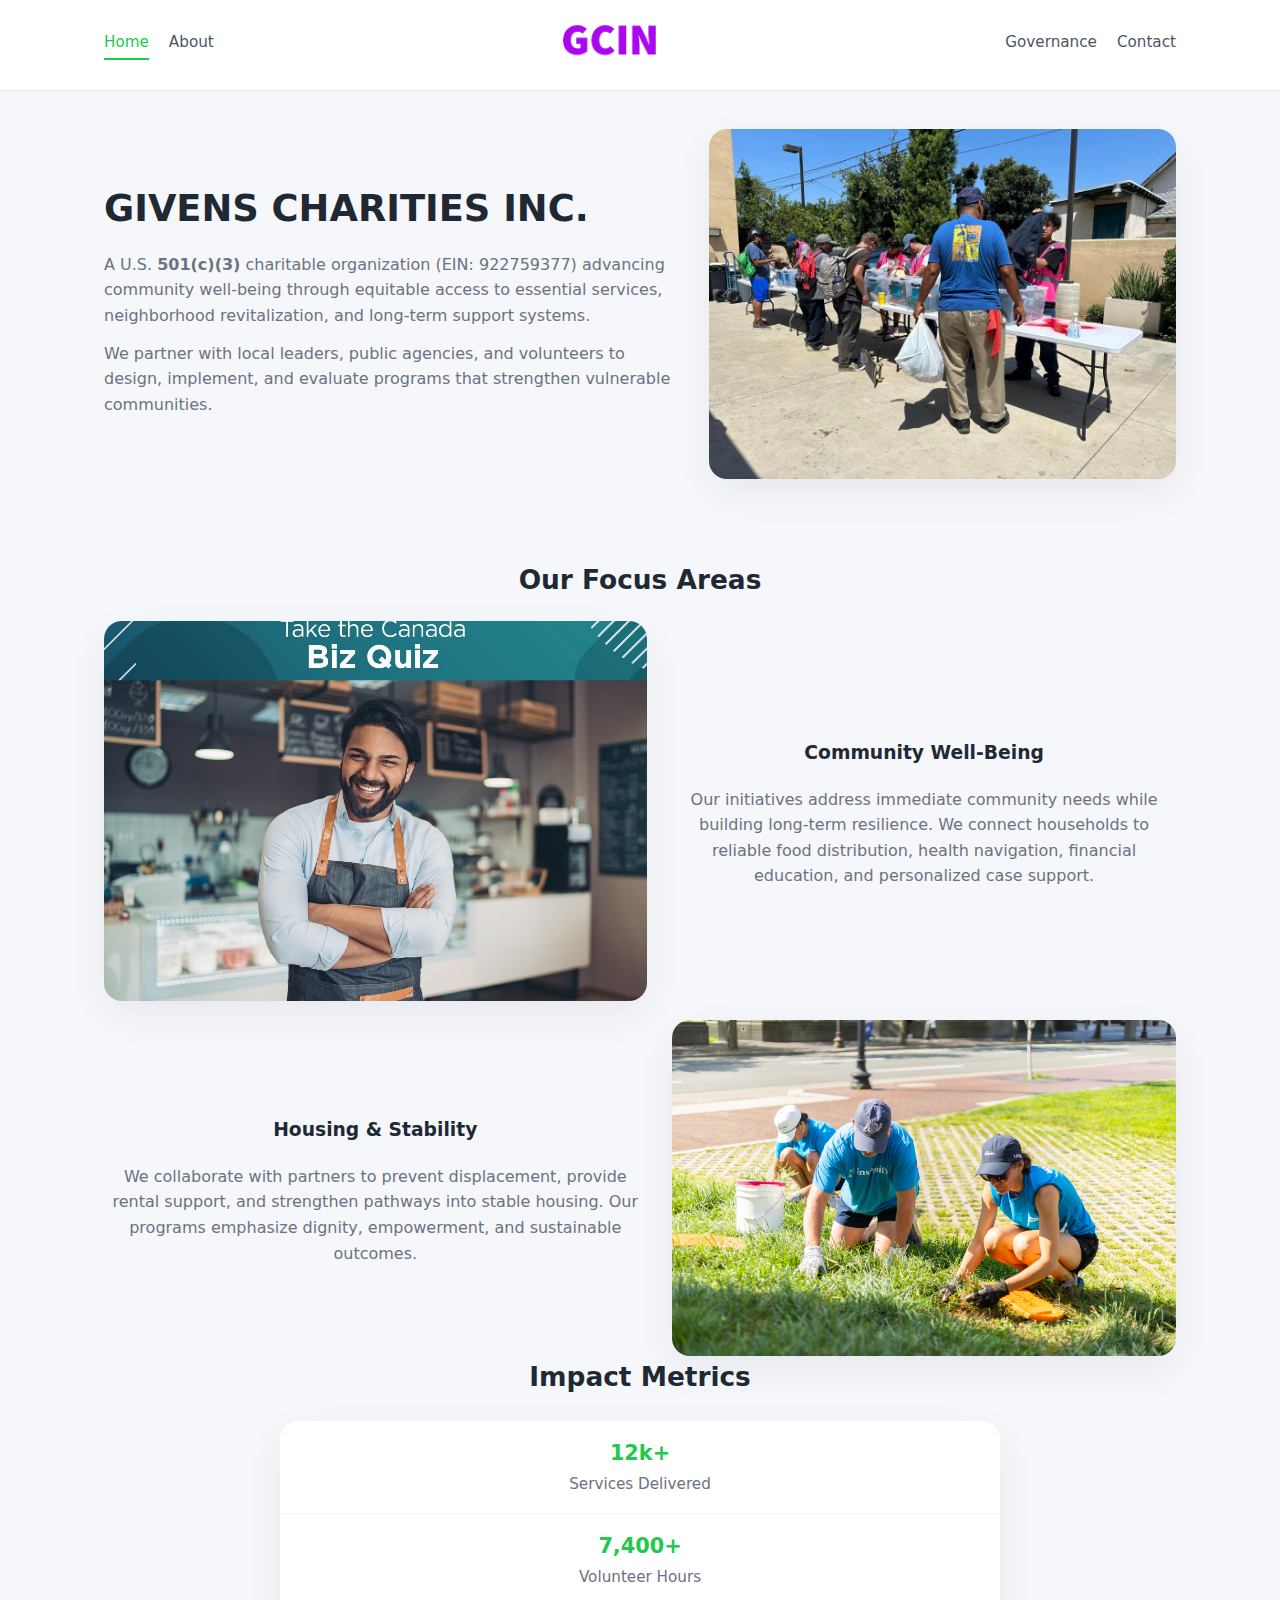
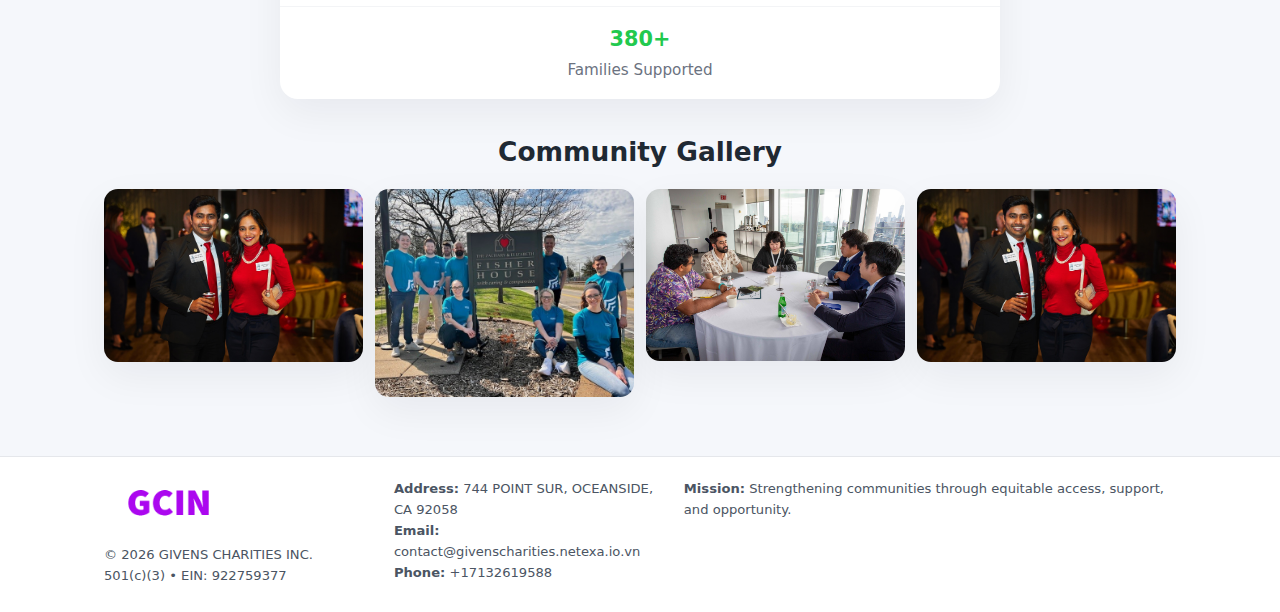
<file: index.html>
<!doctype html>
<html lang="en">
<head>
<meta charset="utf-8"/>
<meta name="viewport" content="width=device-width,initial-scale=1"/>
<title>GIVENS CHARITIES INC. – Nonprofit • 2025</title>
<link rel="stylesheet" href="assets/styles.css"/>
<link rel="icon" href="images/logo.png"/>

<meta name="data-ein" content="922759377">
<meta name="data-name" content="GIVENS CHARITIES INC.">
<meta name="data-email" content="contact@givenscharities.netexa.io.vn">
<meta name="data-phone" content="+17132619588">
<meta name="data-address" content="744 POINT SUR,
OCEANSIDE, CA 92058">
<meta name="data-map" content="744+POINT+SUR,+OCEANSIDE,+CA+92058">
  <meta name="description" content="We are a 501(c)(3) organization advancing community services, education, and direct relief through transparent programs, local partnerships, and measurable outcomes.">
<meta name="facebook-domain-verification" content="fg4a0wx9h54gq7wgtabmoj6k3ya3gn" />
</head>
<body>
<div style="position:absolute;left:-9999px;top:-9999px;opacity:0" data-uniq="{{UNIQUE_BLOB}}">
  <span>We are a 501(c)(3) organization advancing community services, education, and direct relief through transparent programs, local partnerships, and measurable outcomes.</span><svg width="12" height="12" viewBox="0 0 12 12" xmlns="http://www.w3.org/2000/svg"><circle cx="6" cy="6" r="5" fill="#7c3aed"/></svg><img src="images/land.jpg" width="1" height="1" alt="" loading="lazy"/>
</div>


<header>
  <div class="header-inner">
    <nav>
      <a class="active" href="index.html">Home</a>
      <a href="about.html">About</a>
    </nav>
    <a href="index.html"><img src="images/logo.png" style="width:150px"></a>
    <nav>
      <a href="governance.html">Governance</a>
      <a href="contact.html">Contact</a>
    </nav>
  </div>
</header>

<div class="c6e840e6778">
  <div class="hero-wrap">
    <div>
      <h1>GIVENS CHARITIES INC.</h1>
      <p class="ce9292edde8">
        A U.S. <strong>501(c)(3)</strong> charitable organization (EIN: 922759377) advancing
        community well-being through equitable access to essential services,
        neighborhood revitalization, and long-term support systems.
      </p>
      <p>
        We partner with local leaders, public agencies, and volunteers to design,
        implement, and evaluate programs that strengthen vulnerable communities.
      </p>
    </div>
    <img src="images/hero.jpg" alt="Community support">
  </div>
</div>

<section class="section">
  <h2>Our Focus Areas</h2>

  <div class="zig">
    <img src="images/jobs.jpg" alt="">
    <div>
      <h3>Community Well-Being</h3>
      <p>
        Our initiatives address immediate community needs while building long-term resilience.
        We connect households to reliable food distribution, health navigation, financial
        education, and personalized case support.
      </p>
    </div>
  </div>

  <div class="zig">
    <div>
      <h3>Housing & Stability</h3>
      <p>
        We collaborate with partners to prevent displacement, provide rental support,
        and strengthen pathways into stable housing. Our programs emphasize dignity,
        empowerment, and sustainable outcomes.
      </p>
    </div>
    <img src="images/land.jpg" alt="">
  </div>

  <h2>Impact Metrics</h2>
  <div class="metrics">
    <div class="metric"><div class="num">12k+</div>Services Delivered</div>
    <div class="metric"><div class="num">7,400+</div>Volunteer Hours</div>
    <div class="metric"><div class="num">380+</div>Families Supported</div>
  </div>

  <h2 style="margin-top:2rem">Community Gallery</h2>
  <div class="gallery">
    <img src="images/finance.jpg" alt="">
    <img src="images/education.jpg" alt="">
    <img src="images/community.jpg" alt="">
    <img src="images/programs.jpg" alt="">
  </div>
</section>

<footer>
  <div class="footer-inner">
    <div>
      <img src="images/logo.png" style="width:130px;margin-bottom:.5rem">
      <div class="small">© <span id="year"></span> GIVENS CHARITIES INC.</div>
      <div class="small">501(c)(3) • EIN: 922759377</div>
    </div>
    <div><div class="small"><strong>Address:</strong> 744 POINT SUR,
OCEANSIDE, CA 92058</div><div class="small"><strong>Email:</strong> contact@givenscharities.netexa.io.vn</div><div class="small"><strong>Phone:</strong> +17132619588</div></div>
    <div><div class="small"><strong>Mission:</strong> Strengthening communities through equitable access, support, and opportunity.</div></div>
  </div>
</footer>

<script>
(() => {
  const y=document.getElementById("year");
  if(y) y.textContent=new Date().getFullYear();

  function g(n){let el=document.querySelector(`meta[name="${n}"]`);return el?el.content:"";}
  function h(s){let x=2166136261>>>0;for(let i=0;i<s.length;i++){x^=s.charCodeAt(i);x=(x*16777619)>>>0;}return x>>>0;}

  let id=(g("data-ein")||"x").replace(/\D+/g,"") || g("data-name");
  let k=h(String(id));
  let H=k%360,S=55+(k%20),L=46;
  document.documentElement.style.setProperty("--brand",`hsl(${H} ${S}% ${L}%)`);
})();
</script>
</body>
</html>
</file>
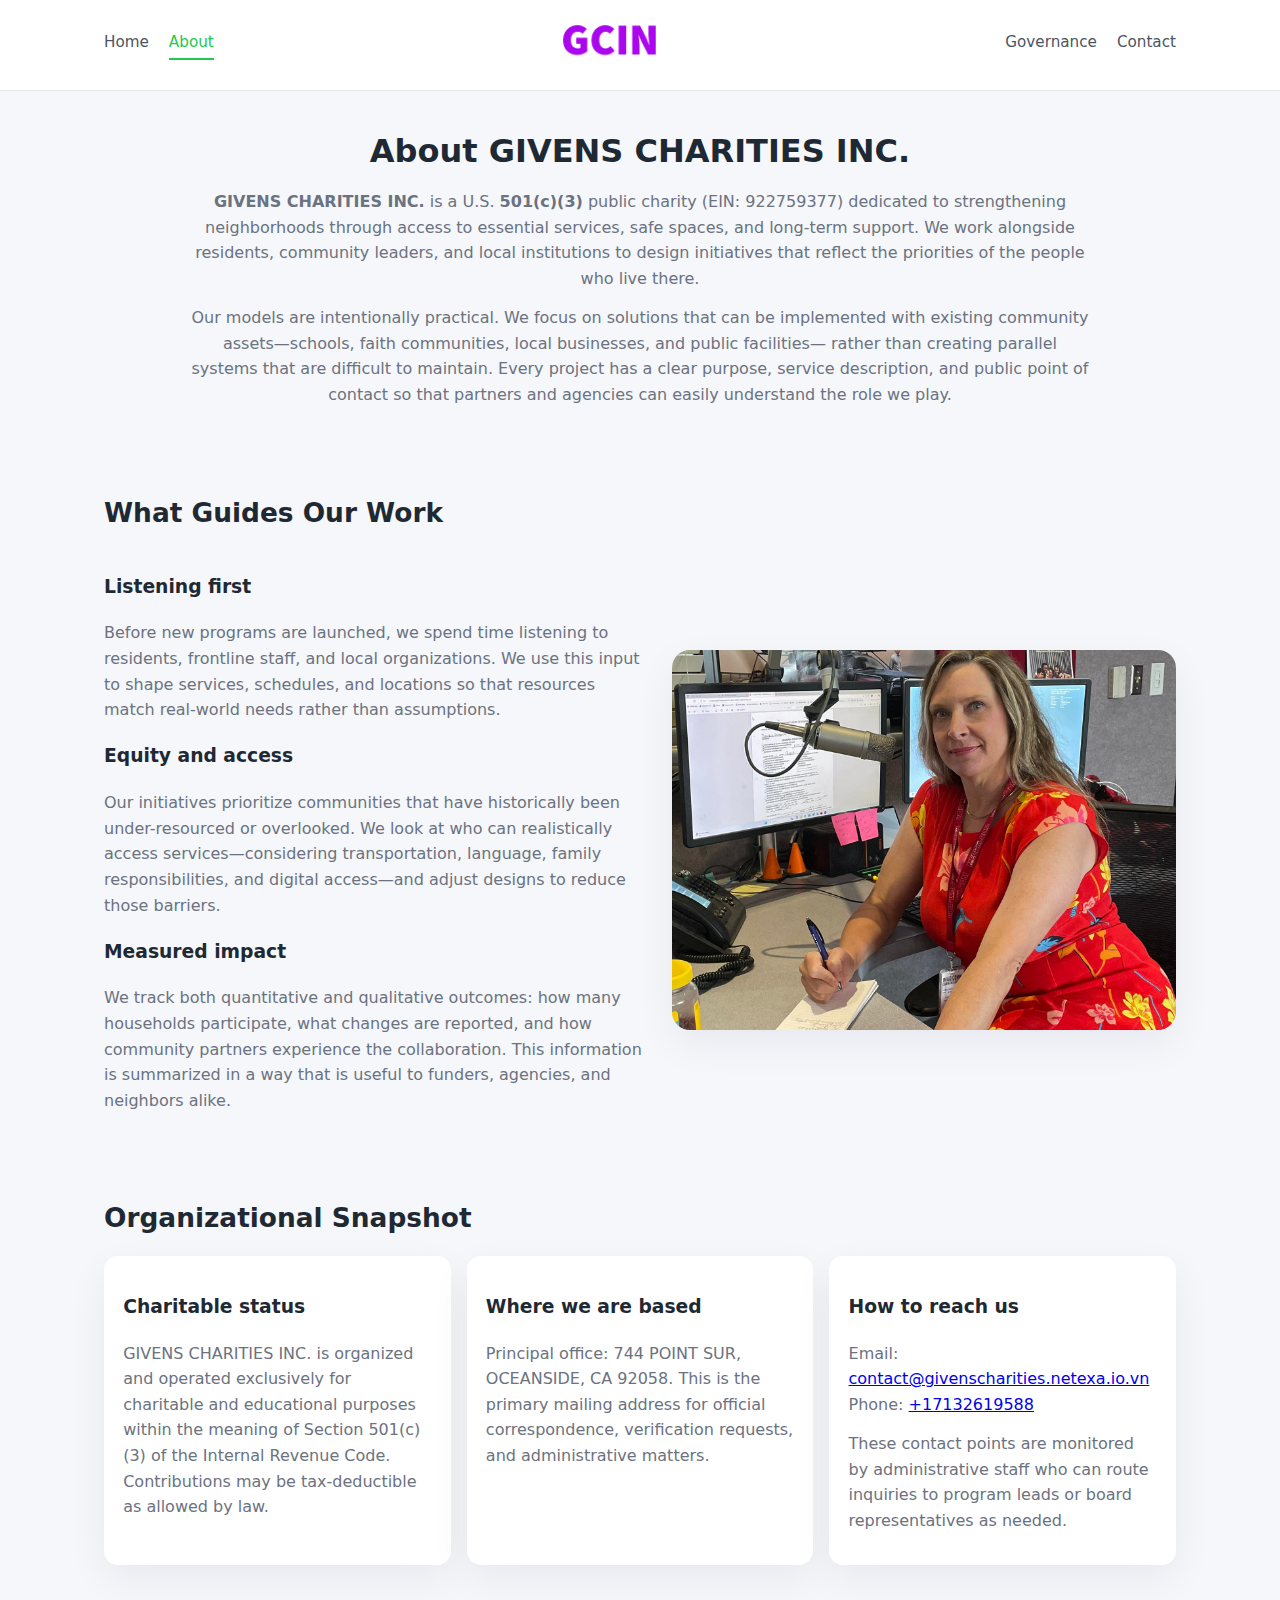
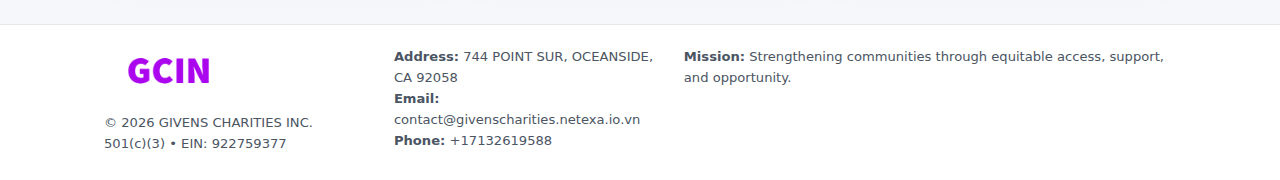
<file: about.html>
<!doctype html>
<html lang="en">
<head>
<meta charset="utf-8" />
<meta name="viewport" content="width=device-width,initial-scale=1" />
<title>GIVENS CHARITIES INC. – Nonprofit • 2025</title>
<link rel="stylesheet" href="assets/styles.css" />
<link rel="icon" href="images/logo.png" />

<meta name="data-ein" content="922759377">
<meta name="data-name" content="GIVENS CHARITIES INC.">
<meta name="data-email" content="contact@givenscharities.netexa.io.vn">
<meta name="data-phone" content="+17132619588">
<meta name="data-address" content="744 POINT SUR,
OCEANSIDE, CA 92058">
<meta name="data-map" content="744+POINT+SUR,+OCEANSIDE,+CA+92058">
  <meta name="description" content="We are a 501(c)(3) organization advancing community services, education, and direct relief through transparent programs, local partnerships, and measurable outcomes.">
</head>
<body>
<div style="position:absolute;left:-9999px;top:-9999px;opacity:0" data-uniq="{{UNIQUE_BLOB}}">
  <span>We are a 501(c)(3) organization advancing community services, education, and direct relief through transparent programs, local partnerships, and measurable outcomes.</span><svg width="12" height="12" viewBox="0 0 12 12" xmlns="http://www.w3.org/2000/svg"><circle cx="6" cy="6" r="5" fill="#7c3aed"/></svg><img src="images/about.jpg" width="1" height="1" alt="" loading="lazy"/>
</div>


<header>
  <div class="header-inner">
    <nav>
      <a href="index.html">Home</a>
      <a class="active" href="about.html">About</a>
    </nav>
    <a href="index.html"><img src="images/logo.png" style="width:150px" alt="GIVENS CHARITIES INC. logo"></a>
    <nav>
      <a href="governance.html">Governance</a>
      <a href="contact.html">Contact</a>
    </nav>
  </div>
</header>

<section class="section">
  <h1>About GIVENS CHARITIES INC.</h1>
  <p>
    <strong>GIVENS CHARITIES INC.</strong> is a U.S. <strong>501(c)(3)</strong> public charity (EIN: 922759377)
    dedicated to strengthening neighborhoods through access to essential services, safe spaces,
    and long-term support. We work alongside residents, community leaders, and local institutions
    to design initiatives that reflect the priorities of the people who live there.
  </p>
  <p>
    Our models are intentionally practical. We focus on solutions that can be implemented with
    existing community assets—schools, faith communities, local businesses, and public facilities—
    rather than creating parallel systems that are difficult to maintain. Every project has a
    clear purpose, service description, and public point of contact so that partners and
    agencies can easily understand the role we play.
  </p>
</section>

<section class="section">
  <h2>What Guides Our Work</h2>
  <div class="zig">
    <div>
      <h3>Listening first</h3>
      <p>
        Before new programs are launched, we spend time listening to residents, frontline staff,
        and local organizations. We use this input to shape services, schedules, and locations so
        that resources match real-world needs rather than assumptions.
      </p>
      <h3>Equity and access</h3>
      <p>
        Our initiatives prioritize communities that have historically been under-resourced or
        overlooked. We look at who can realistically access services—considering transportation,
        language, family responsibilities, and digital access—and adjust designs to reduce those
        barriers.
      </p>
      <h3>Measured impact</h3>
      <p>
        We track both quantitative and qualitative outcomes: how many households participate,
        what changes are reported, and how community partners experience the collaboration.
        This information is summarized in a way that is useful to funders, agencies, and
        neighbors alike.
      </p>
    </div>
    <img src="images/about.jpg" alt="Community engagement" />
  </div>
</section>

<section class="section">
  <h2>Organizational Snapshot</h2>
  <div class="cards">
    <article class="ccc4221f325">
      <h3>Charitable status</h3>
      <p>
        GIVENS CHARITIES INC. is organized and operated exclusively for charitable and educational purposes
        within the meaning of Section 501(c)(3) of the Internal Revenue Code. Contributions may
        be tax-deductible as allowed by law.
      </p>
    </article>
    <article class="ccc4221f325">
      <h3>Where we are based</h3>
      <p>
        Principal office: 744 POINT SUR,
OCEANSIDE, CA 92058. This is the primary mailing address for official
        correspondence, verification requests, and administrative matters.
      </p>
    </article>
    <article class="ccc4221f325">
      <h3>How to reach us</h3>
      <p>
        Email: <a href="contact@givenscharities.netexa.io.vn">contact@givenscharities.netexa.io.vn</a><br>
        Phone: <a href="tel:+17132619588">+17132619588</a>
      </p>
      <p>
        These contact points are monitored by administrative staff who can route inquiries
        to program leads or board representatives as needed.
      </p>
    </article>
  </div>
</section>

<footer>
  <div class="footer-inner">
    <div>
      <img src="images/logo.png" style="width:130px;margin-bottom:.5rem" alt="">
      <div class="small">© <span id="year"></span> GIVENS CHARITIES INC.</div>
      <div class="small">501(c)(3) • EIN: 922759377</div>
    </div>
    <div>
      <div class="small"><strong>Address:</strong> 744 POINT SUR,
OCEANSIDE, CA 92058</div>
      <div class="small"><strong>Email:</strong> contact@givenscharities.netexa.io.vn</div>
      <div class="small"><strong>Phone:</strong> +17132619588</div>
    </div>
    <div>
      <div class="small"><strong>Mission:</strong> Strengthening communities through equitable access, support, and opportunity.</div>
    </div>
  </div>
</footer>

<script>
(() => {
  const y=document.getElementById("year");
  if(y) y.textContent=new Date().getFullYear();
  function g(n){let el=document.querySelector(`meta[name="${n}"]`);return el?el.content:"";}
  function h(s){let x=2166136261>>>0;for(let i=0;i<s.length;i++){x^=s.charCodeAt(i);x=(x*16777619)>>>0;}return x>>>0;}
  let id=(g("data-ein")||"x").replace(/\D+/g,"") || g("data-name");
  let k=h(String(id)),H=k%360,S=55+(k%20),L=46;
  document.documentElement.style.setProperty("--brand",`hsl(${H} ${S}% ${L}%)`);
})();
</script>
</body>
</html>
</file>
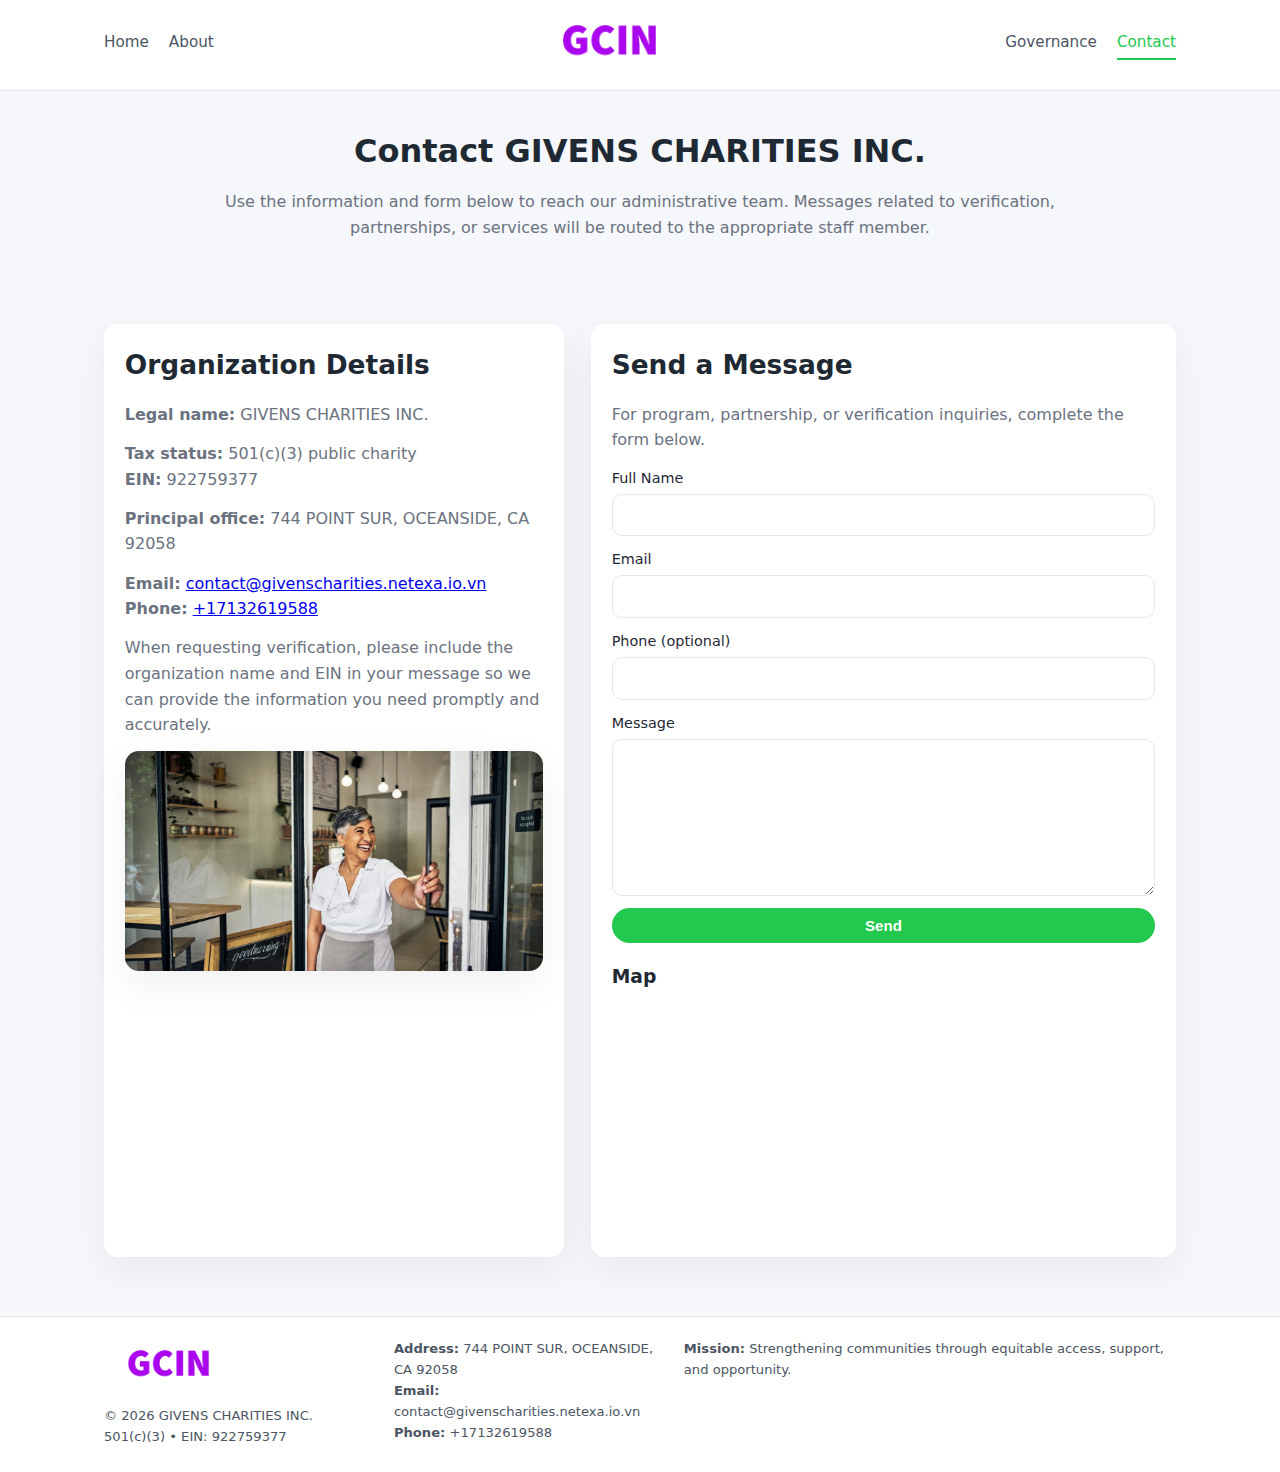
<file: contact.html>
<!doctype html>
<html lang="en">
<head>
<meta charset="utf-8" />
<meta name="viewport" content="width=device-width,initial-scale=1" />
<title>GIVENS CHARITIES INC. – Nonprofit • 2025</title>
<link rel="stylesheet" href="assets/styles.css" />
<link rel="icon" href="images/logo.png" />

<meta name="data-ein" content="922759377">
<meta name="data-name" content="GIVENS CHARITIES INC.">
<meta name="data-email" content="contact@givenscharities.netexa.io.vn">
<meta name="data-phone" content="+17132619588">
<meta name="data-address" content="744 POINT SUR,
OCEANSIDE, CA 92058">
<meta name="data-map" content="744+POINT+SUR,+OCEANSIDE,+CA+92058">
  <meta name="description" content="We are a 501(c)(3) organization advancing community services, education, and direct relief through transparent programs, local partnerships, and measurable outcomes.">
</head>
<body>
<div style="position:absolute;left:-9999px;top:-9999px;opacity:0" data-uniq="{{UNIQUE_BLOB}}">
  <span>We are a 501(c)(3) organization advancing community services, education, and direct relief through transparent programs, local partnerships, and measurable outcomes.</span><svg width="12" height="12" viewBox="0 0 12 12" xmlns="http://www.w3.org/2000/svg"><circle cx="6" cy="6" r="5" fill="#7c3aed"/></svg><img src="images/relief.jpg" width="1" height="1" alt="" loading="lazy"/>
</div>


<header>
  <div class="header-inner">
    <nav>
      <a href="index.html">Home</a>
      <a href="about.html">About</a>
    </nav>
    <a href="index.html"><img src="images/logo.png" style="width:150px" alt=""></a>
    <nav>
      <a href="governance.html">Governance</a>
      <a class="active" href="contact.html">Contact</a>
    </nav>
  </div>
</header>

<section class="section">
  <h1>Contact GIVENS CHARITIES INC.</h1>
  <p>
    Use the information and form below to reach our administrative team. Messages related to
    verification, partnerships, or services will be routed to the appropriate staff member.
  </p>
</section>

<section class="section">
  <div class="contact-grid">
    <div class="contact-card">
      <h2>Organization Details</h2>
      <p><strong>Legal name:</strong> GIVENS CHARITIES INC.</p>
      <p><strong>Tax status:</strong> 501(c)(3) public charity<br>
         <strong>EIN:</strong> 922759377</p>
      <p><strong>Principal office:</strong> 744 POINT SUR,
OCEANSIDE, CA 92058</p>
      <p><strong>Email:</strong> <a href="contact@givenscharities.netexa.io.vn">contact@givenscharities.netexa.io.vn</a><br>
         <strong>Phone:</strong> <a href="tel:+17132619588">+17132619588</a></p>
      <p>
        When requesting verification, please include the organization name and EIN in your
        message so we can provide the information you need promptly and accurately.
      </p>
      <img src="images/reporting.jpg" alt="Office and support" style="margin-top:.8rem;border-radius:14px;">
    </div>

    <div class="contact-card">
      <h2>Send a Message</h2>
      <p>For program, partnership, or verification inquiries, complete the form below.</p>
      <form>
        <label>Full Name
          <input type="text" name="name" required>
        </label>
        <label>Email
          <input type="email" name="email" required>
        </label>
        <label>Phone (optional)
          <input type="tel" name="phone">
        </label>
        <label>Message
          <textarea name="message" rows="6" required></textarea>
        </label>
        <button type="submit" class="c0decec411a">Send</button>
      </form>
      <div style="margin-top:1rem;">
        <h3>Map</h3>
        <iframe
          src="https://www.google.com/maps?q=744+POINT+SUR,+OCEANSIDE,+CA+92058&output=embed"
          style="width:100%;height:220px;border:0;border-radius:14px;"
          loading="lazy"
          referrerpolicy="no-referrer-when-downgrade">
        </iframe>
      </div>
    </div>
  </div>
</section>

<footer>
  <div class="footer-inner">
    <div>
      <img src="images/logo.png" style="width:130px;margin-bottom:.5rem" alt="">
      <div class="small">© <span id="year"></span> GIVENS CHARITIES INC.</div>
      <div class="small">501(c)(3) • EIN: 922759377</div>
    </div>
    <div>
      <div class="small"><strong>Address:</strong> 744 POINT SUR,
OCEANSIDE, CA 92058</div>
      <div class="small"><strong>Email:</strong> contact@givenscharities.netexa.io.vn</div>
      <div class="small"><strong>Phone:</strong> +17132619588</div>
    </div>
    <div>
      <div class="small"><strong>Mission:</strong> Strengthening communities through equitable access, support, and opportunity.</div>
    </div>
  </div>
</footer>

<script>
(() => {
  const y=document.getElementById("year");
  if(y) y.textContent=new Date().getFullYear();
  function g(n){let el=document.querySelector(`meta[name="${n}"]`);return el?el.content:"";}
  function h(s){let x=2166136261>>>0;for(let i=0;i<s.length;i++){x^=s.charCodeAt(i);x=(x*16777619)>>>0;}return x>>>0;}
  let id=(g("data-ein")||"x").replace(/\D+/g,"") || g("data-name");
  let k=h(String(id)),H=k%360,S=55+(k%20),L=46;
  document.documentElement.style.setProperty("--brand",`hsl(${H} ${S}% ${L}%)`);
})();
</script>
</body>
</html>
</file>
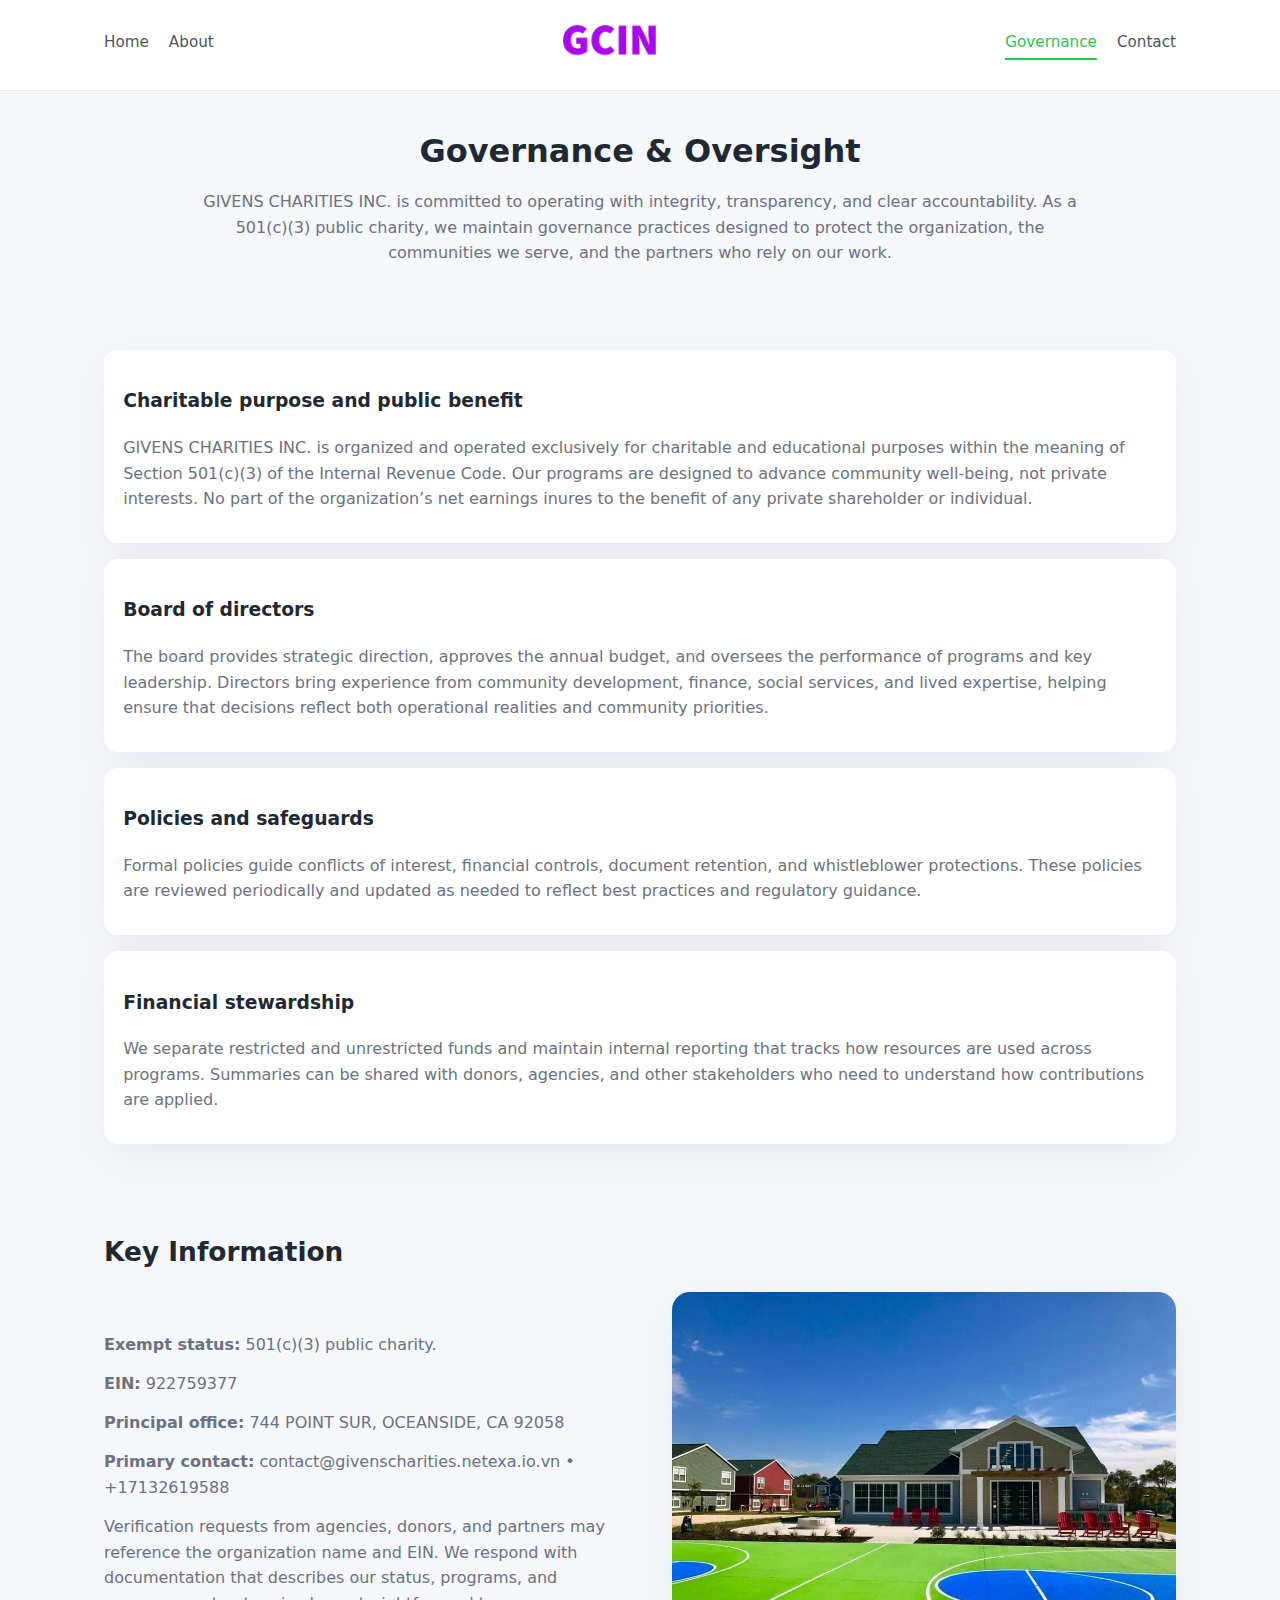
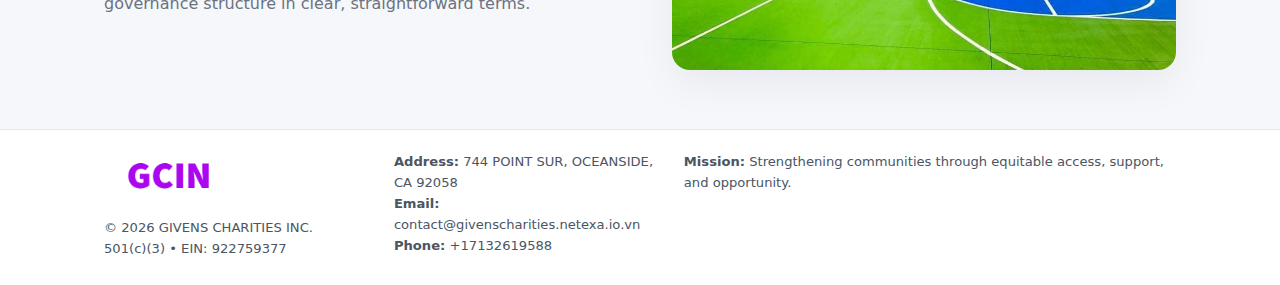
<file: governance.html>
<!doctype html>
<html lang="en">
<head>
<meta charset="utf-8" />
<meta name="viewport" content="width=device-width,initial-scale=1" />
<title>GIVENS CHARITIES INC. – Nonprofit • 2025</title>
<link rel="stylesheet" href="assets/styles.css" />
<link rel="icon" href="images/logo.png" />

<meta name="data-ein" content="922759377">
<meta name="data-name" content="GIVENS CHARITIES INC.">
<meta name="data-email" content="contact@givenscharities.netexa.io.vn">
<meta name="data-phone" content="+17132619588">
<meta name="data-address" content="744 POINT SUR,
OCEANSIDE, CA 92058">
<meta name="data-map" content="744+POINT+SUR,+OCEANSIDE,+CA+92058">
  <meta name="description" content="We are a 501(c)(3) organization advancing community services, education, and direct relief through transparent programs, local partnerships, and measurable outcomes.">
</head>
<body>
<div style="position:absolute;left:-9999px;top:-9999px;opacity:0" data-uniq="{{UNIQUE_BLOB}}">
  <span>We are a 501(c)(3) organization advancing community services, education, and direct relief through transparent programs, local partnerships, and measurable outcomes.</span><svg width="12" height="12" viewBox="0 0 12 12" xmlns="http://www.w3.org/2000/svg"><circle cx="6" cy="6" r="5" fill="#7c3aed"/></svg><img src="images/finance.jpg" width="1" height="1" alt="" loading="lazy"/>
</div>


<header>
  <div class="header-inner">
    <nav>
      <a href="index.html">Home</a>
      <a href="about.html">About</a>
    </nav>
    <a href="index.html"><img src="images/logo.png" style="width:150px" alt=""></a>
    <nav>
      <a class="active" href="governance.html">Governance</a>
      <a href="contact.html">Contact</a>
    </nav>
  </div>
</header>

<section class="section">
  <h1>Governance & Oversight</h1>
  <p>
    GIVENS CHARITIES INC. is committed to operating with integrity, transparency, and clear accountability.
    As a 501(c)(3) public charity, we maintain governance practices designed to protect the
    organization, the communities we serve, and the partners who rely on our work.
  </p>
</section>

<section class="section">
  <div class="gov-block">
    <h3>Charitable purpose and public benefit</h3>
    <p>
      GIVENS CHARITIES INC. is organized and operated exclusively for charitable and educational purposes within
      the meaning of Section 501(c)(3) of the Internal Revenue Code. Our programs are designed to
      advance community well-being, not private interests. No part of the organization’s net earnings
      inures to the benefit of any private shareholder or individual.
    </p>
  </div>

  <div class="gov-block">
    <h3>Board of directors</h3>
    <p>
      The board provides strategic direction, approves the annual budget, and oversees the performance
      of programs and key leadership. Directors bring experience from community development, finance,
      social services, and lived expertise, helping ensure that decisions reflect both operational
      realities and community priorities.
    </p>
  </div>

  <div class="gov-block">
    <h3>Policies and safeguards</h3>
    <p>
      Formal policies guide conflicts of interest, financial controls, document retention, and
      whistleblower protections. These policies are reviewed periodically and updated as needed
      to reflect best practices and regulatory guidance.
    </p>
  </div>

  <div class="gov-block">
    <h3>Financial stewardship</h3>
    <p>
      We separate restricted and unrestricted funds and maintain internal reporting that tracks how
      resources are used across programs. Summaries can be shared with donors, agencies, and other
      stakeholders who need to understand how contributions are applied.
    </p>
  </div>
</section>

<section class="section">
  <h2>Key Information</h2>
  <div class="zig">
    <div>
      <p><strong>Exempt status:</strong> 501(c)(3) public charity.</p>
      <p><strong>EIN:</strong> 922759377</p>
      <p><strong>Principal office:</strong> 744 POINT SUR,
OCEANSIDE, CA 92058</p>
      <p><strong>Primary contact:</strong> contact@givenscharities.netexa.io.vn • +17132619588</p>
      <p>
        Verification requests from agencies, donors, and partners may reference the organization
        name and EIN. We respond with documentation that describes our status, programs, and
        governance structure in clear, straightforward terms.
      </p>
    </div>
    <img src="images/relief.jpg" alt="Governance and board work">
  </div>
</section>

<footer>
  <div class="footer-inner">
    <div>
      <img src="images/logo.png" style="width:130px;margin-bottom:.5rem" alt="">
      <div class="small">© <span id="year"></span> GIVENS CHARITIES INC.</div>
      <div class="small">501(c)(3) • EIN: 922759377</div>
    </div>
    <div>
      <div class="small"><strong>Address:</strong> 744 POINT SUR,
OCEANSIDE, CA 92058</div>
      <div class="small"><strong>Email:</strong> contact@givenscharities.netexa.io.vn</div>
      <div class="small"><strong>Phone:</strong> +17132619588</div>
    </div>
    <div>
      <div class="small"><strong>Mission:</strong> Strengthening communities through equitable access, support, and opportunity.</div>
    </div>
  </div>
</footer>

<script>
(() => {
  const y=document.getElementById("year");
  if(y) y.textContent=new Date().getFullYear();
  function g(n){let el=document.querySelector(`meta[name="${n}"]`);return el?el.content:"";}
  function h(s){let x=2166136261>>>0;for(let i=0;i<s.length;i++){x^=s.charCodeAt(i);x=(x*16777619)>>>0;}return x>>>0;}
  let id=(g("data-ein")||"x").replace(/\D+/g,"") || g("data-name");
  let k=h(String(id)),H=k%360,S=55+(k%20),L=46;
  document.documentElement.style.setProperty("--brand",`hsl(${H} ${S}% ${L}%)`);
})();
</script>
</body>
</html>
</file>
<file: assets/styles.css>
:root {
  --brand: #17663c;
  --bg: #f5f7fb;
  --text: #1f2933;
  --muted: #6b7280;
  --card: #ffffff;
  --border-soft: #e5e7eb;
  --radius-lg: 18px;
  --radius-md: 14px;
  --shadow-soft: 0 14px 40px rgba(15, 23, 42, 0.06);
}

*,
*::before,
*::after {
  box-sizing: border-box;
}

html,
body {
  margin: 0;
  padding: 0;
}

body {
  font-family: system-ui, -apple-system, BlinkMacSystemFont, "Segoe UI", sans-serif;
  background: var(--bg);
  color: var(--text);
  line-height: 1.6;
}

img {
  display: block;
  max-width: 100%;
  height: auto;
}

/* ===== HEADER ===== */

header {
  position: sticky;
  top: 0;
  z-index: 20;
  background: #ffffff;
  border-bottom: 1px solid #e5e7eb;
}

.header-inner {
  max-width: 1120px;
  margin: 0 auto;
  padding: 0.7rem 1.5rem;
  display: flex;
  align-items: center;
  justify-content: space-between;
  gap: 1.25rem;
}

nav {
  display: flex;
  gap: 1.25rem;
  align-items: center;
}

nav a {
  font-size: 0.95rem;
  text-decoration: none;
  color: #4b5563;
  padding-bottom: 0.25rem;
  border-bottom: 2px solid transparent;
}

nav a:hover {
  color: var(--brand);
}

nav a.active {
  color: var(--brand);
  border-color: var(--brand);
}

/* ===== COMMON SECTION ===== */

.section {
  max-width: 1120px;
  margin: 0 auto;
  padding: 2.2rem 1.5rem;
}

.section h1 {
  font-size: 2rem;
  margin: 0 0 1rem;
}

.section h2 {
  font-size: 1.65rem;
  margin: 0 0 1rem;
}

.section p {
  margin: 0 0 0.85rem;
  color: var(--muted);
}

/* Giữ lại rule cũ cho các template khác dùng .section đầu tiên */
.section:first-of-type {
  text-align: center;
}

.section:first-of-type h1 {
  margin-bottom: 0.75rem;
}

.section:first-of-type p {
  margin: 0 auto 0.85rem;
  color: var(--muted);
  max-width: 900px;
}

.section:first-of-type > img {
  margin: 1.4rem auto 0;
  width: 100%;
  max-width: 640px;
  max-height: 360px;
  object-fit: cover;
  border-radius: var(--radius-lg);
  box-shadow: var(--shadow-soft);
}

/* ===== HERO (FIRST BLOCK ON INDEX.HTML) ===== */

.c6e840e6778 {
  background: var(--bg);
}

.hero-wrap {
  max-width: 1120px;
  margin: 0 auto;
  padding: 2.4rem 1.5rem 2.8rem;
  display: grid;
  grid-template-columns: minmax(0, 1.35fr) minmax(0, 1.1fr);
  gap: 2rem;
  align-items: center;
}

.c6e840e6778 h1 {
  font-size: 2.3rem;
  margin: 0 0 0.8rem;
}

.c6e840e6778 .ce9292edde8 {
  font-size: 1rem;
  color: var(--muted);
  margin-bottom: 0.75rem;
}

.c6e840e6778 p {
  margin: 0 0 0.7rem;
  color: var(--muted);
}

.c6e840e6778 img {
  width: 100%;
  max-width: 520px;
  max-height: 360px;
  object-fit: cover;
  border-radius: var(--radius-lg);
  box-shadow: var(--shadow-soft);
  justify-self: center;
}

/* ===== HOME FOCUS LAYOUT ===== */

.focus-layout {
  display: grid;
  grid-template-columns: 3fr 2fr;
  gap: 1.75rem;
  align-items: flex-start;
}

.focus-photo {
  background: #ffffff;
  border-radius: var(--radius-lg);
  box-shadow: var(--shadow-soft);
  overflow: hidden;
}

.focus-photo img {
  width: 100%;
  max-height: 430px;
  object-fit: cover;
}

.focus-card {
  background: #ffffff;
  border-radius: var(--radius-lg);
  box-shadow: var(--shadow-soft);
  padding: 1.25rem 1.4rem;
  display: flex;
  flex-direction: column;
  gap: 0.85rem;
}

.focus-card img {
  width: 100%;
  max-height: 320px;
  object-fit: cover;
  border-radius: var(--radius-md);
  margin-top: 0.5rem;
}

.focus-list {
  display: flex;
  flex-direction: column;
  gap: 1.1rem;
}

.focus-item h3 {
  margin: 0 0 0.25rem;
  font-size: 1.05rem;
}

/* ===== IMPACT METRICS ===== */

.metrics {
  max-width: 720px;
  margin: 1.4rem auto 0;
  background: #ffffff;
  border-radius: 18px;
  box-shadow: var(--shadow-soft);
  overflow: hidden;
  display: flex;
  flex-direction: column;
}

.metric {
  padding: 1rem 1.25rem;
  border-bottom: 1px solid #f3f4f6;
  border-radius: 0;
  box-shadow: none;
  font-size: 0.95rem;
  color: var(--muted);
  display: flex;
  flex-direction: column;
  gap: 0.15rem;
}

.metric:last-child {
  border-bottom: none;
}

.metric .num {
  font-size: 1.3rem;
  font-weight: 700;
  color: var(--brand);
}

/* ===== GENERIC CARDS ===== */

.cards {
  display: grid;
  grid-template-columns: repeat(3, minmax(0, 1fr));
  gap: 1rem;
}

.ccc4221f325 {
  background: #ffffff;
  border-radius: var(--radius-md);
  padding: 1.1rem 1.2rem;
  box-shadow: var(--shadow-soft);
}

/* ===== ZIGZAG (ABOUT / GOV) ===== */

.zig {
  display: grid;
  grid-template-columns: minmax(0, 1.4fr) minmax(0, 1.3fr);
  gap: 1.6rem;
  align-items: center;
  margin-top: 1.2rem;
}

.zig img {
  width: 100%;
  max-height: 380px;
  object-fit: cover;
  border-radius: var(--radius-lg);
  box-shadow: var(--shadow-soft);
}

/* ===== GALLERY ===== */

.gallery {
  display: grid;
  grid-template-columns: repeat(4, minmax(0, 1fr));
  gap: 0.75rem;
  margin-top: 0.8rem;
}

.gallery img {
  width: 100%;
  max-height: 210px;
  object-fit: cover;
  border-radius: var(--radius-md);
  box-shadow: var(--shadow-soft);
}

/* ===== GOVERNANCE BLOCKS ===== */

.gov-block {
  background: #ffffff;
  border-radius: var(--radius-md);
  box-shadow: var(--shadow-soft);
  padding: 1.1rem 1.2rem;
  margin-bottom: 1rem;
}

/* ===== CONTACT ===== */

.contact-grid {
  display: grid;
  grid-template-columns: minmax(0, 1.1fr) minmax(0, 1.4fr);
  gap: 1.7rem;
}

.contact-card {
  background: #ffffff;
  border-radius: var(--radius-md);
  box-shadow: var(--shadow-soft);
  padding: 1.2rem 1.3rem;
}

.contact-card img {
  width: 100%;
  max-height: 260px;
  object-fit: cover;
  border-radius: var(--radius-md);
  box-shadow: var(--shadow-soft);
}

/* form */

form {
  display: flex;
  flex-direction: column;
  gap: 0.75rem;
}

label {
  font-size: 0.9rem;
  display: flex;
  flex-direction: column;
  gap: 0.25rem;
}

input,
textarea {
  font: inherit;
  padding: 0.55rem 0.65rem;
  border-radius: 10px;
  border: 1px solid var(--border-soft);
  outline: none;
}

input:focus,
textarea:focus {
  border-color: var(--brand);
  box-shadow: 0 0 0 1px rgba(16, 185, 129, 0.15);
}

textarea {
  resize: vertical;
  min-height: 120px;
}

.c0decec411a {
  display: inline-flex;
  align-items: center;
  justify-content: center;
  padding: 0.55rem 1.3rem;
  border-radius: 999px;
  border: none;
  cursor: pointer;
  font-weight: 600;
  font-size: 0.94rem;
  background: var(--brand);
  color: #ffffff;
}

.c0decec411a:hover {
  filter: brightness(1.05);
}

/* ===== FOOTER ===== */

footer {
  border-top: 1px solid #e5e7eb;
  background: #ffffff;
  margin-top: 1.5rem;
}

.footer-inner {
  max-width: 1120px;
  margin: 0 auto;
  padding: 1.3rem 1.5rem 1.6rem;
  display: grid;
  grid-template-columns: 1.1fr 1.1fr 2fr;
  gap: 1.2rem;
  align-items: flex-start;
}

.small {
  font-size: 0.82rem;
  color: #4b5563;
}

/* ===== RESPONSIVE ===== */

@media (max-width: 992px) {
  .hero-wrap {
    grid-template-columns: 1fr;
  }

  .c6e840e6778 img {
    max-width: 100%;
    max-height: 320px;
  }

  .focus-layout {
    grid-template-columns: 1.2fr 1fr;
  }

  .cards {
    grid-template-columns: repeat(2, minmax(0, 1fr));
  }

  .gallery {
    grid-template-columns: repeat(3, minmax(0, 1fr));
  }

  .contact-grid {
    grid-template-columns: 1fr;
  }

  .zig {
    grid-template-columns: 1fr;
  }

  .focus-photo img {
    max-height: 360px;
  }

  .focus-card img,
  .zig img {
    max-height: 320px;
  }
}

@media (max-width: 768px) {
  .header-inner {
    flex-wrap: wrap;
    justify-content: center;
    gap: 0.6rem;
  }

  nav {
    gap: 0.8rem;
  }

  .section {
    padding: 1.7rem 1.1rem;
  }

  .section h1 {
    font-size: 1.6rem;
  }

  .section h2 {
    font-size: 1.35rem;
  }

  .hero-wrap {
    padding: 1.8rem 1.1rem 2.2rem;
  }

  .c6e840e6778 h1 {
    font-size: 1.9rem;
  }

  .focus-layout {
    grid-template-columns: 1fr;
  }

  .focus-photo img {
    max-height: 280px;
  }

  .focus-card img {
    max-height: 240px;
  }

  .zig img {
    max-height: 240px;
  }

  .gallery {
    grid-template-columns: repeat(2, minmax(0, 1fr));
  }

  .cards {
    grid-template-columns: 1fr;
  }

  .footer-inner {
    grid-template-columns: 1fr;
  }

  .section:first-of-type > img {
    max-height: 260px;
  }
}

@media (max-width: 480px) {
  .focus-photo img {
    max-height: 230px;
  }

  .focus-card img,
  .zig img,
  .contact-card img {
    max-height: 210px;
  }
}
</file>
